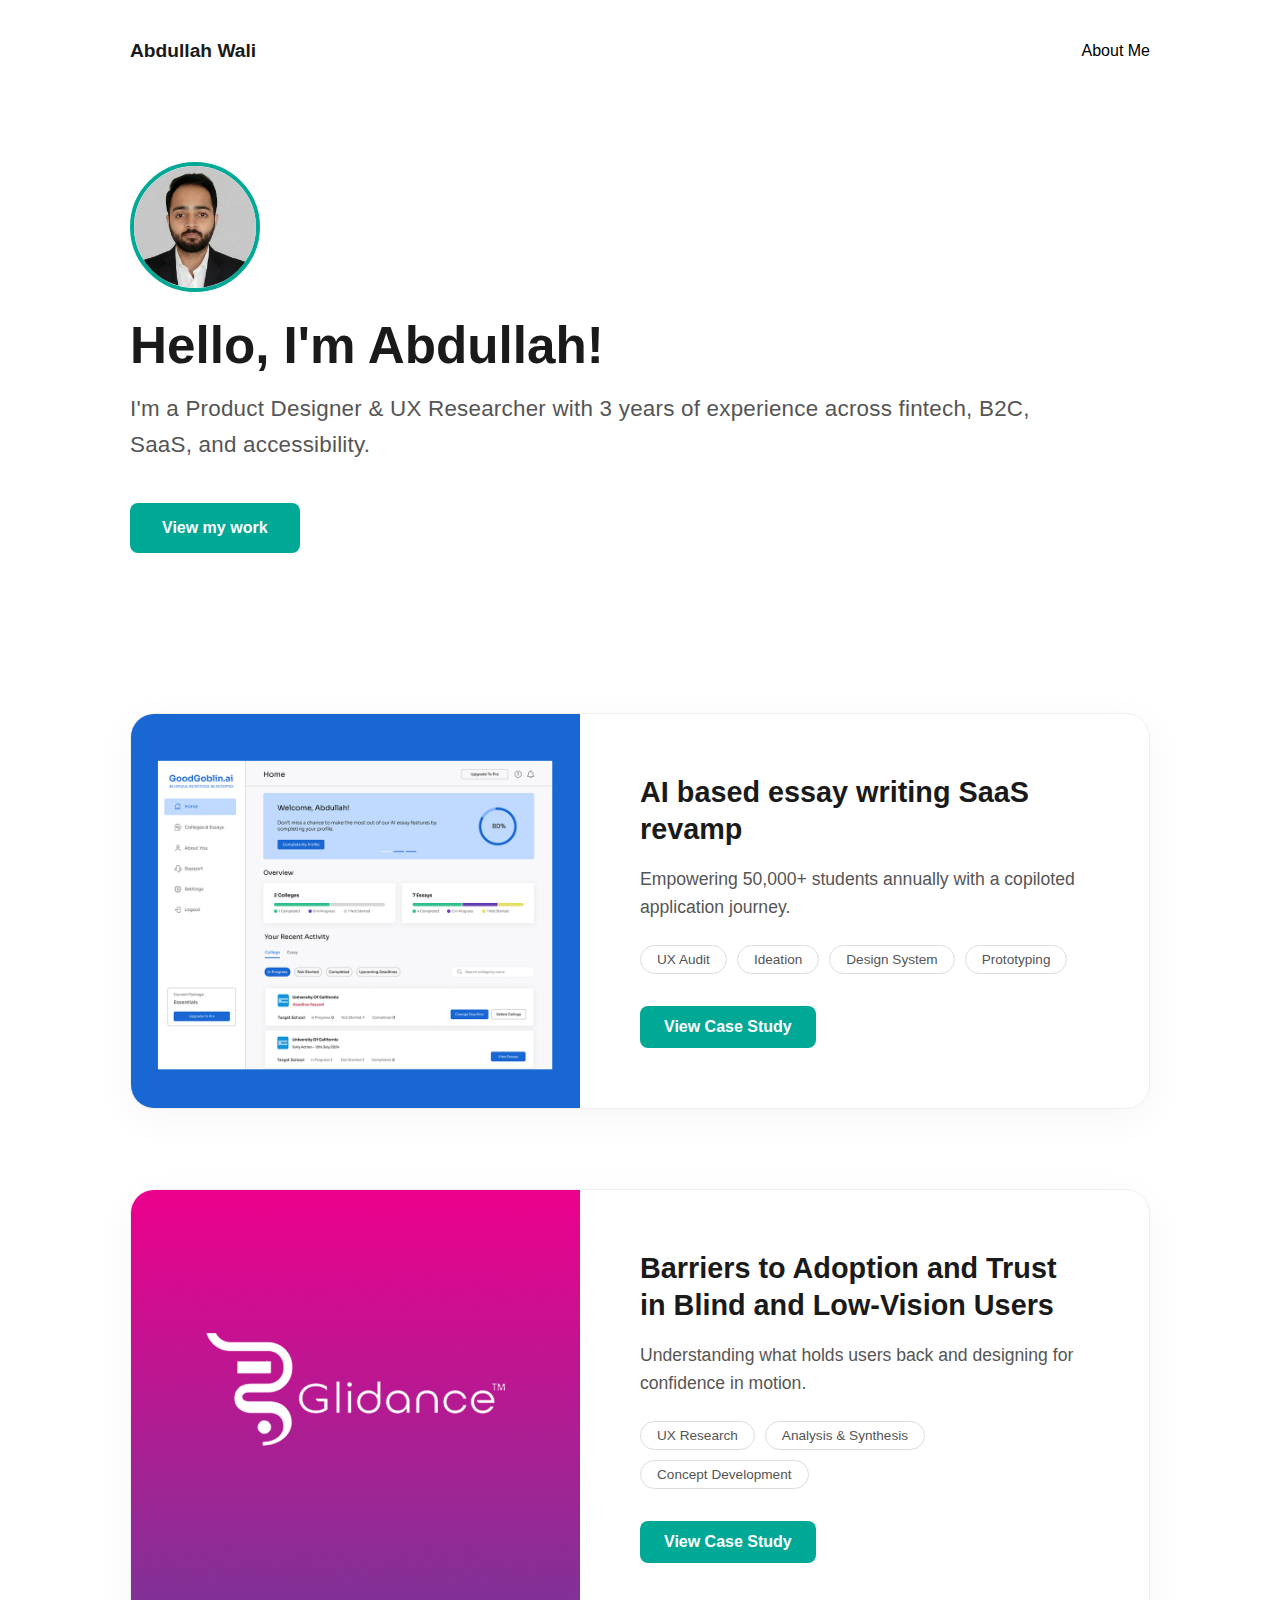
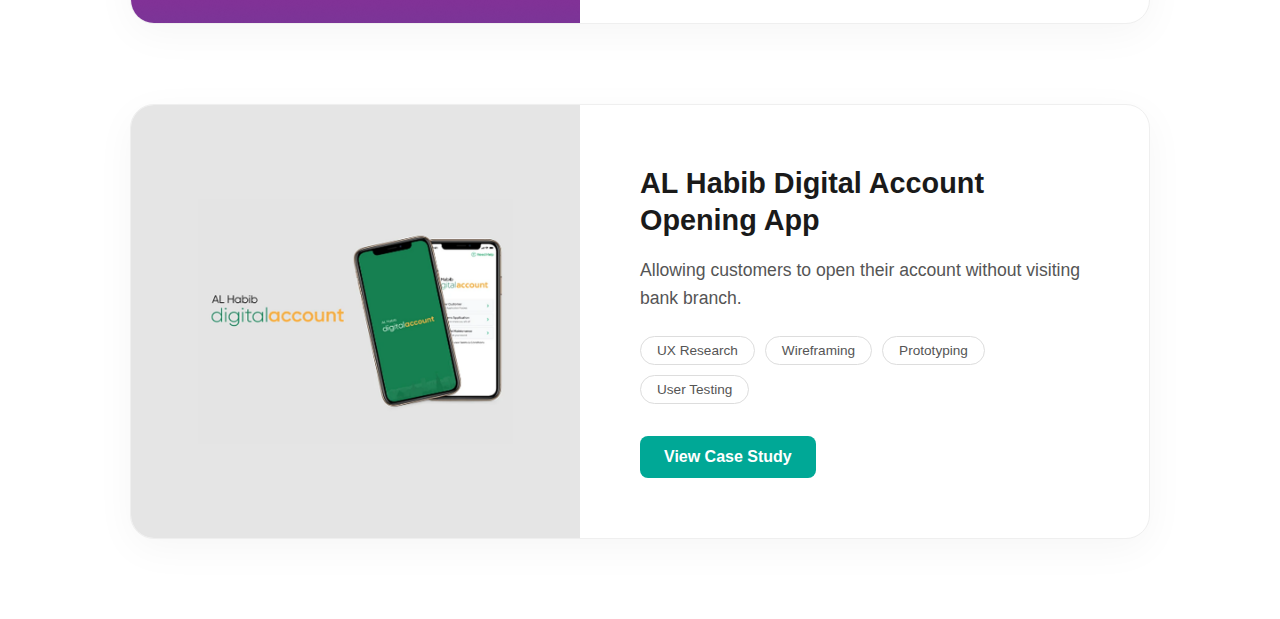
<file: index.html>
<!DOCTYPE html>
<html lang="en">
<head>
    <meta charset="UTF-8">
    <meta name="viewport" content="width=device-width, initial-scale=1.0">
    <title>Abdullah Wali | Product Designer</title>
    <link rel="stylesheet" href="style.css">
</head>
<body>

    <nav class="navbar">
        <div class="container">
            <span class="logo">Abdullah Wali</span>
            <a href="about.html" class="nav-link">About Me</a>
        </div>
    </nav>

    <header class="hero">
        <div class="container">
            <div class="profile-pic">
                <img src="me.png" alt="Abdullah Wali">
            </div>
            <h1>Hello, I'm Abdullah!</h1>
            <p class="hero-subtext">
                I'm a Product Designer & UX Researcher with 3 years of experience across fintech, B2C, SaaS, and accessibility.
            </p>
            <a href="#work" class="btn-primary" id="scroll-btn">View my work</a>
        </div>
    </header>

    <main class="projects container" id="work">
        
     <div class="card">
        <div class="card-image">
            <img src="goodgoblin.png" alt="GoodGoblin SaaS Revamp">
        </div>
        <div class="card-content">
            <h2>AI based essay writing SaaS revamp</h2>
            <p>Empowering 50,000+ students annually with a copiloted application journey.</p>
            <div class="tags">
                <span>UX Audit</span>
                <span>Ideation</span>
                <span>Design System</span>
                <span>Prototyping</span>
            </div>
            <a href="https://www.figma.com/slides/0a4o3xnqFPraELGEdDjsaZ/GoodGoblin?node-id=1-110&t=LQ7Hl6SiX9zn1qZM-0" target="_blank" class="btn-secondary">View Case Study</a>
        </div>
    </div>




        
    <div class="card">
        <div class="card-image">
            <img src="glidance.png" alt="Glidance Case Study">
        </div>
        <div class="card-content">
            <h2>Barriers to Adoption and Trust in Blind and Low-Vision Users</h2>
            <p>Understanding what holds users back and designing for confidence in motion.</p>
            <div class="tags">
                <span>UX Research</span>
                <span>Analysis & Synthesis</span>
                <span>Concept Development</span>
            </div>
            <a href="https://www.figma.com/slides/DfVrx4ohgRhqnJtERuIG8r/Glidance?node-id=1-107&t=bThVRUYrmtMaBosB-0" target="_blank" class="btn-secondary">View Case Study</a>
        </div>
    </div>

   
   
    <div class="card">
        <div class="card-image" style="background-color: #E5E5E5; display: flex; align-items: center; justify-content: center;">
            <img src="DAO.png" style="width: 70%; height: auto; object-fit: contain;" alt="Digital Account Opening">
        </div>
        <div class="card-content">
            <h2>AL Habib Digital Account Opening App</h2>
            <p>Allowing customers to open their account without visiting bank branch.</p>
            <div class="tags">
                <span>UX Research</span>
                <span>Wireframing</span>
                <span>Prototyping</span>
                <span>User Testing</span>
            </div>
            <!-- <h3 style="color:#00a896;">Coming Soon</h3>-->
          <a href="https://www.figma.com/slides/hKAUvZtyQB5d8srUexpx6h/AL-Habib-Digital-Account-Opening-App?node-id=1-517&t=JbIS7jJmy1oBsLBr-1" target="_blank" class="btn-secondary">View Case Study</a>
        </div>
    </div>
</main>

    <script src="script.js"></script>
</body>

</html>
</file>
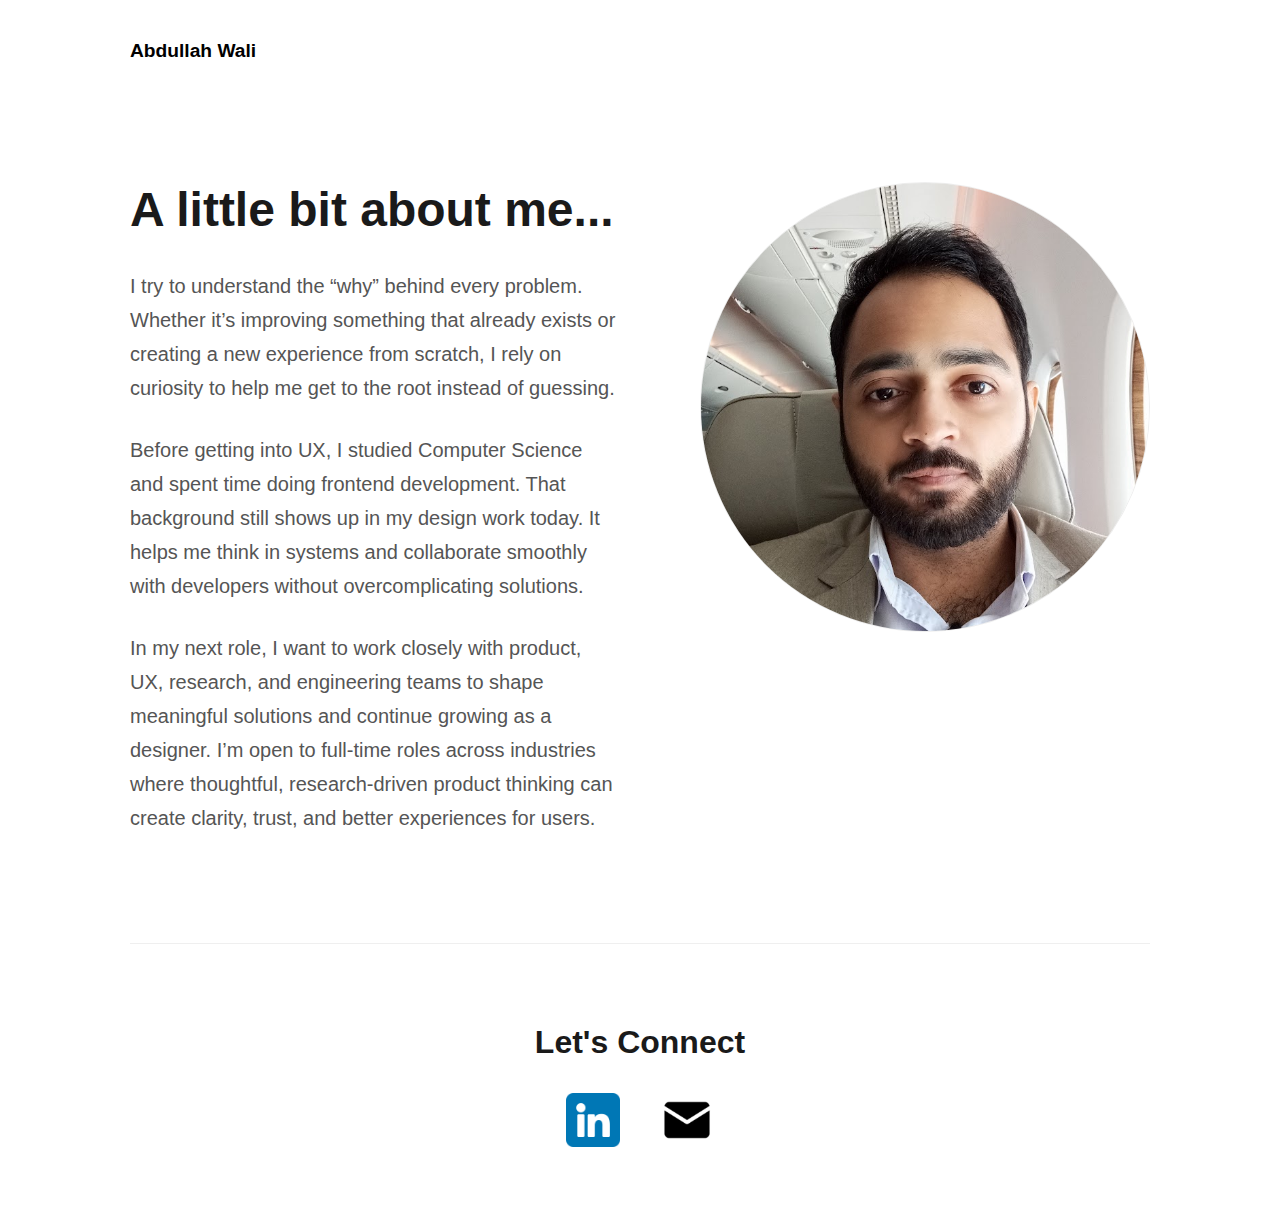
<file: about.html>
<!DOCTYPE html>
<html lang="en">
<head>
    <meta charset="UTF-8">
    <meta name="viewport" content="width=device-width, initial-scale=1.0">
    <title>About Me | Abdullah Wali</title>
    <link rel="stylesheet" href="style.css">
</head>
<body>

    <nav class="navbar">
        <div class="container">
            <a href="index.html" class="logo" style="text-decoration: none; color: black;">Abdullah Wali</a>
            <!--<a href="index.html" class="nav-link">Home</a>-->
        </div>
    </nav>

    <main class="container">
        <section class="about-hero">
            <div class="about-text">
                <h1>A little bit about me...</h1>
                
                <p>I try to understand the “why” behind every problem. Whether it’s improving something that already exists or creating a new experience from scratch, I rely on curiosity to help me get to the root instead of guessing.</p>
                
                <p>Before getting into UX, I studied Computer Science and spent time doing frontend development. That background still shows up in my design work today. It helps me think in systems and collaborate smoothly with developers without overcomplicating solutions.</p>
                
                <p>In my next role, I want to work closely with product, UX, research, and engineering teams to shape meaningful solutions and continue growing as a designer. I’m open to full-time roles across industries where thoughtful, research-driven product thinking can create clarity, trust, and better experiences for users.</p>
            </div>

            <div class="about-image-container">
                <img src="aboutme.jpg" alt="Abdullah Wali" class="about-image">
            </div>
        </section>

        <section class="connect-section">
            <h2>Let's Connect</h2>
            <div class="social-links">
                <a href="https://www.linkedin.com/in/aw42/" target="_blank" class="social-icon">
                    <img src="linkedIn.png" alt="LinkedIn">
                </a>
                
                <a href="mailto:abdullahwali42@gmail.com" class="social-icon">
                    <img src="Email.png" alt="Email">
                </a>
            </div>
        </section>
    </main>

</body>
</html>
</file>
<file: style.css>
:root {
    --primary-teal: #00a896;
    --primary-dark: #008174;
    --text-dark: #1a1a1a;
    --text-light: #555;
    --border-color: #efefef;
}

* {
    margin: 0;
    padding: 0;
    box-sizing: border-box;
    font-family: 'Inter', -apple-system, sans-serif;
}

body {
    background-color: #fff;
    color: var(--text-dark);
}

.container {
    max-width: 1100px;
    margin: 0 auto;
    padding: 0 40px;
}

/* Navbar */
.navbar { padding: 40px 0; }
.navbar .container { display: flex; justify-content: space-between; align-items: center; }
.logo { font-weight: 700; font-size: 1.2rem; }
.nav-link { text-decoration: none; color: #000; font-weight: 500; }

/* Hero Section */
.hero { padding: 60px 0 160px 0; }

.profile-pic {
    width: 130px;
    height: 130px;
    border-radius: 50%;
    overflow: hidden;
    margin-bottom: 24px;
    border: 4px solid var(--primary-teal); /* Green border around image */
}

.profile-pic img {
    width: 100%;
    height: 100%;
    object-fit: cover;
}

.hero h1 { 
    font-size: 3.2rem; 
    margin-bottom: 16px; 
    font-weight: 700; 
}

.hero-subtext { 
    font-size: 1.4rem;
    color: var(--text-light); 
    max-width: 900px; /* Stretched width */
    margin-bottom: 40px; 
    line-height: 1.6;
    letter-spacing: 0.01em; /* Slight letter stretch */
}

/* Button & Hover Effects - Fixed Width Issue */
.btn-primary, .btn-secondary {
    display: inline-block;
    background: var(--primary-teal);
    color: #fff;
    padding: 16px 32px;
    border-radius: 8px;
    text-decoration: none;
    font-weight: 600;
    transition: all 0.3s ease;
    border: none;
    cursor: pointer;
    width: fit-content; /* Prevents button from stretching to card width */
}

.btn-primary:hover, .btn-secondary:hover {
    background-color: var(--primary-dark);
    transform: translateY(-2px);
    box-shadow: 0 4px 12px rgba(0, 168, 150, 0.2);
}

/* Project Cards */
.card {
    display: flex;
    border: 1px solid var(--border-color);
    border-radius: 24px;
    margin-bottom: 80px;
    overflow: hidden;
    background: #fff;
    box-shadow: 0 10px 40px rgba(0,0,0,0.04);
}

.card-image { flex: 1; display: flex; }
.card-image img { width: 100%; height: 100%; object-fit: cover; }

.card-content {
    flex: 1;
    padding: 60px;
    display: flex;
    flex-direction: column;
    justify-content: center;
    align-items: flex-start; /* Ensures content stays aligned to left */
}

.card-content h2 { font-size: 1.8rem; margin-bottom: 16px; font-weight: 700; line-height: 1.3;}
.card-content p { color: var(--text-light); margin-bottom: 24px; font-size: 1.1rem; line-height: 1.6; }

.tags { display: flex; flex-wrap: wrap; gap: 10px; margin-bottom: 32px; }
.tags span {
    border: 1px solid #ddd;
    padding: 6px 16px;
    border-radius: 50px;
    font-size: 0.85rem;
    color: var(--text-light);
}

.btn-secondary { padding: 12px 24px; }

/* Mobile */
@media (max-width: 900px) {
    .card { flex-direction: column; }
    .card-image { height: 350px; }
}

/* --- ABOUT PAGE STYLES --- */

/* Alignment Logic: matches the 'container' used in the navbar */
.about-hero {
    display: flex;
    align-items: flex-start; /* Aligns text to top of the large image */
    justify-content: space-between; /* Pushes text to left, image to right */
    gap: 80px;
    padding: 80px 0;
}

.about-text {
    flex: 1.2; /* Gives text slightly more room than image */
}

.about-text h1 {
    font-size: 3rem;
    margin-bottom: 32px;
    font-weight: 700;
}

.about-text p {
    font-size: 1.25rem;
    color: #555;
    margin-bottom: 28px;
    line-height: 1.7;
}

/* Bigger Circle Image */
.about-image-container {
    flex: 1;
    display: flex;
    justify-content: flex-end; /* Pushes image to the far right edge */
}

.about-image {
    width: 450px; /* Increased Size */
    height: 450px; /* Increased Size */
    border-radius: 50%;
    object-fit: cover;
    border: 1px solid #eee;
}

/* Connect Section Centering */
.connect-section {
    text-align: center;
    padding: 80px 0;
    border-top: 1px solid #efefef;
}

.connect-section h2 {
    font-size: 2rem;
    margin-bottom: 32px;
}

.social-links {
    display: flex;
    justify-content: center;
    gap: 40px;
}

.social-icon img {
    width: 54px; 
    height: 54px;
    transition: transform 0.2s ease;
}

.social-icon:hover img {
    transform: translateY(-5px); /* Hover lift effect */
}

/* Responsive Fixes */
@media (max-width: 1024px) {
    .about-image {
        width: 350px;
        height: 350px;
    }
}

@media (max-width: 850px) {
    .about-hero {
        flex-direction: column-reverse;
        align-items: center;
        text-align: center;
        gap: 40px;
    }
    
    .about-image-container {
        justify-content: center;
    }
}
</file>
